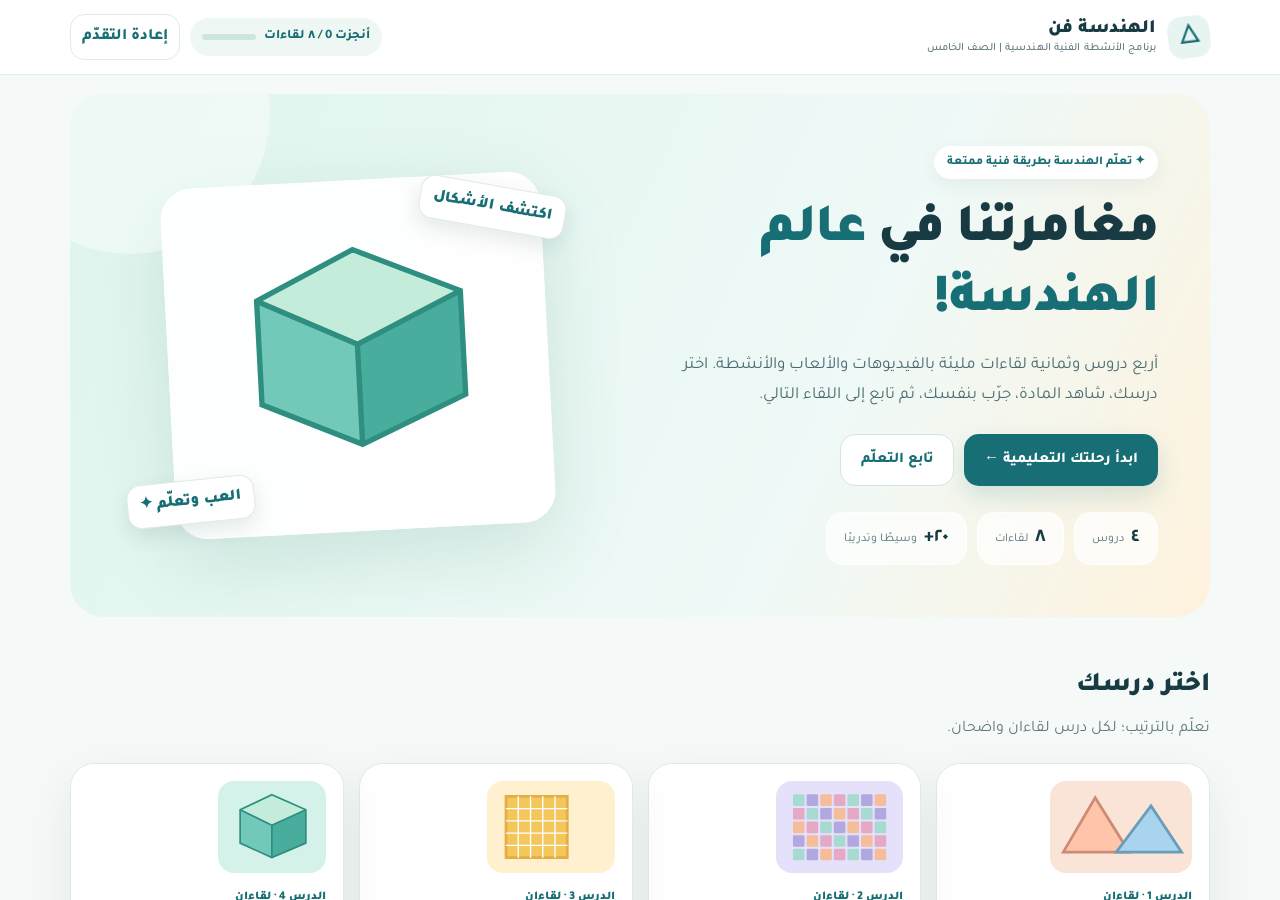
<file: index.html>
<!doctype html><html lang="ar" dir="rtl"><head><meta charset="utf-8"><meta name="viewport" content="width=device-width,initial-scale=1"><meta http-equiv="refresh" content="0;url=./geometry-art-grade5/"><title>برنامج الأنشطة الفنية الهندسية</title></head><body><p>الانتقال إلى <a href="./geometry-art-grade5/">برنامج الأنشطة الفنية الهندسية</a></p></body></html>
</file>
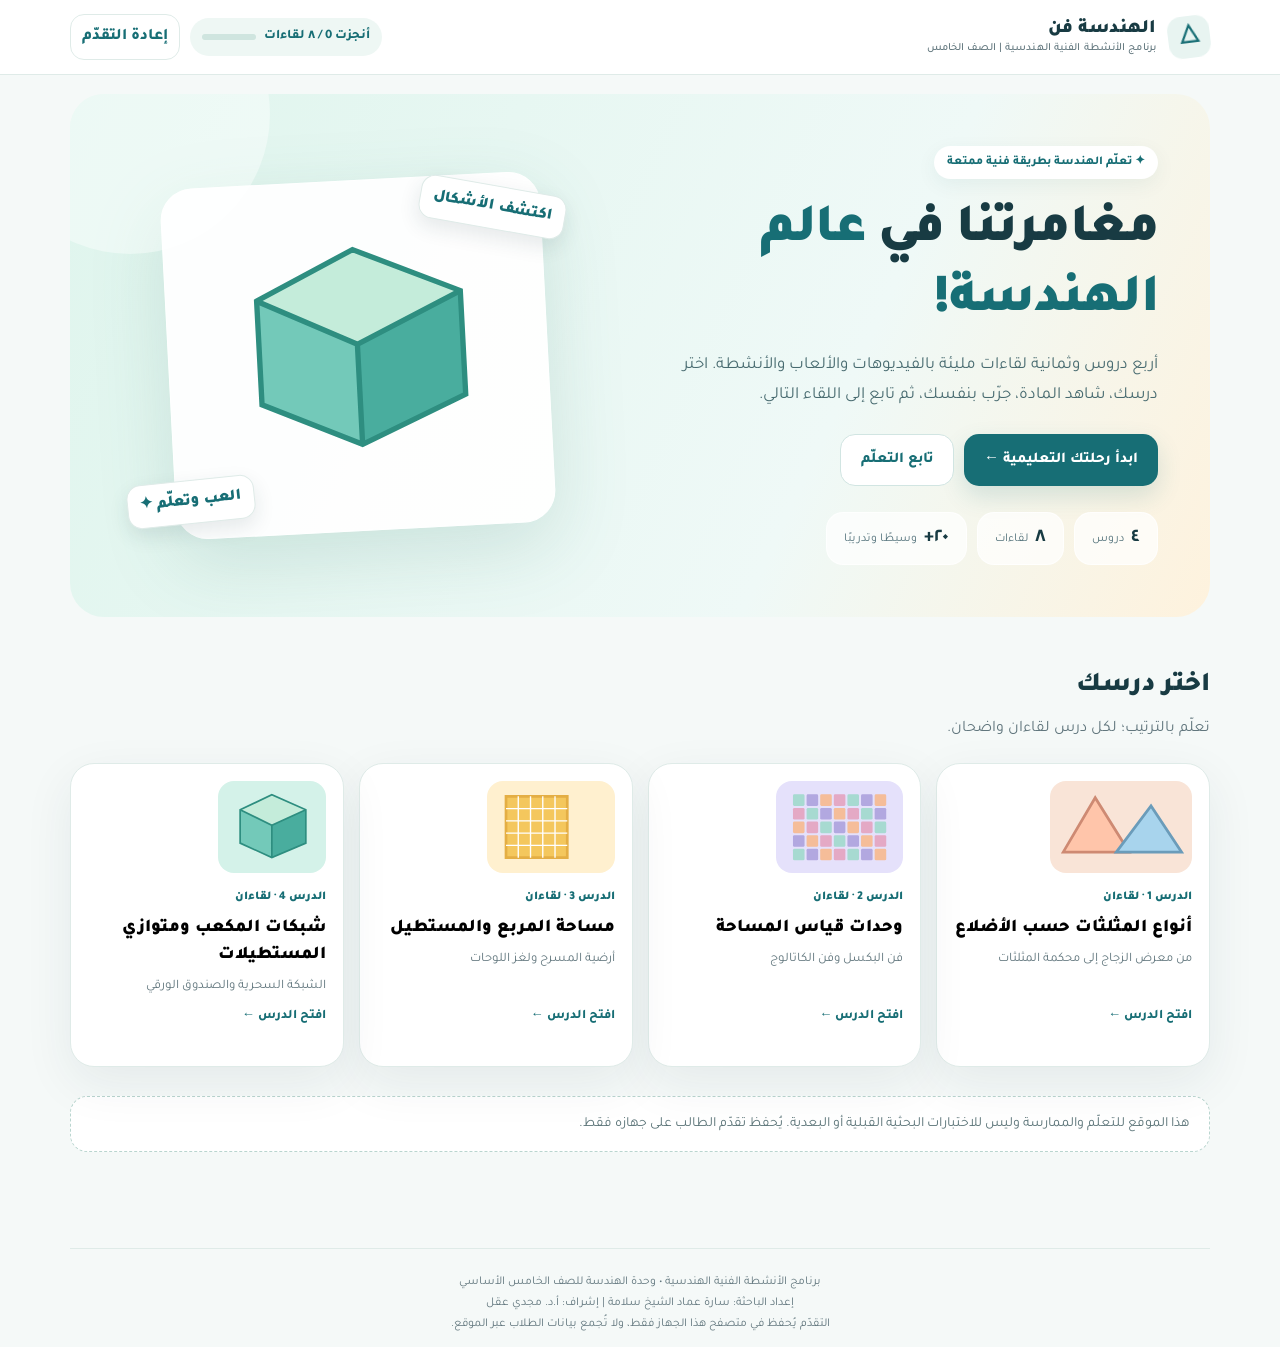
<file: geometry-art-grade5/index.html>
<!doctype html>
<html lang="ar" dir="rtl">
<head>
  <meta charset="utf-8">
  <meta name="viewport" content="width=device-width,initial-scale=1,viewport-fit=cover">
  <meta name="theme-color" content="#176e75">
  <meta name="description" content="برنامج الأنشطة الفنية الهندسية للصف الخامس الأساسي. أربعة دروس وثمانية لقاءات تضم فيديوهات وبطاقات وأنشطة تفاعلية في المثلثات والمساحة والمجسمات.">
  <title>الهندسة فن | برنامج الأنشطة الفنية الهندسية</title>
  <link rel="stylesheet" href="./style.css">
  <link rel="icon" href="data:image/svg+xml,%3Csvg xmlns='http://www.w3.org/2000/svg' viewBox='0 0 64 64'%3E%3Crect width='64' height='64' rx='16' fill='%23176e75'/%3E%3Cpath d='M11 48 32 11 53 48Z' fill='%23f7c887' stroke='white' stroke-width='3'/%3E%3C/svg%3E">
</head>
<body>
<header class="topbar">
  <div class="container topbar-inner">
    <button class="brand" type="button" aria-label="العودة إلى الرئيسية">
      <span class="brandmark">△</span>
      <span class="brand-text">الهندسة فن<small>برنامج الأنشطة الفنية الهندسية | الصف الخامس</small></span>
    </button>
    <div class="header-actions">
      <div class="progress-chip" id="topProgress" aria-live="polite">٠ / ٨ لقاءات</div>
      <button type="button" class="icon-button" id="resetProgress" title="مسح التقدم المحفوظ على هذا الجهاز">إعادة التقدّم</button>
    </div>
  </div>
</header>
<main class="container" id="app" aria-live="polite">
  <div class="panel"><h1>برنامج الأنشطة الفنية الهندسية</h1><p>يتم تجهيز صفحة الدروس...</p></div>
</main>
<footer class="footer container">
  <div>برنامج الأنشطة الفنية الهندسية • وحدة الهندسة للصف الخامس الأساسي</div>
  <div>إعداد الباحثة: سارة عماد الشيخ سلامة | إشراف: أ.د. مجدي عقل</div>
  <div>التقدّم يُحفظ في متصفح هذا الجهاز فقط، ولا تُجمع بيانات الطلاب عبر الموقع.</div>
</footer>
<script src="./app.js" defer></script>
</body>
</html>
</file>
<file: geometry-art-grade5/style.css>
@import url('https://fonts.googleapis.com/css2?family=Tajawal:wght@400;500;600;700;800;900&display=swap');
:root{--ink:#183b43;--muted:#61767d;--surface:#fff;--paper:#f5f9f8;--teal:#176e75;--teal2:#258c91;--gold:#f2b657;--pink:#ffddd2;--violet:#e9e2fa;--green:#daf3e6;--line:#dfebe8;--shade:0 16px 50px rgba(24,59,67,.075)}
*{box-sizing:border-box}html{scroll-behavior:smooth}body{margin:0;background:var(--paper);font:16px/1.75 Tajawal,Arial,sans-serif;color:var(--ink);direction:rtl}button,input,select{font:inherit}a{color:inherit}button{cursor:pointer}.hidden{display:none!important}.container{width:min(1140px,calc(100% - 32px));margin:auto}
.topbar{position:sticky;top:0;z-index:50;background:rgba(255,255,255,.94);backdrop-filter:blur(14px);box-shadow:0 1px 0 var(--line)}
.topbar-inner{min-height:74px;display:flex;align-items:center;gap:15px;justify-content:space-between}
.brand{display:flex;align-items:center;gap:12px;cursor:pointer;border:0;background:none;text-align:right;color:var(--ink);padding:0}
.brandmark{width:42px;height:42px;background:#e8f4f1;border-radius:14px;display:grid;place-items:center;color:var(--teal);font-size:24px;font-weight:900;transform:rotate(-7deg)}
.brand-text{font-weight:900;font-size:19px;line-height:1.3}.brand-text small{display:block;font-weight:500;font-size:11px;letter-spacing:.1px;color:var(--muted)}
.header-actions{display:flex;align-items:center;gap:10px}.progress-chip{display:flex;align-items:center;gap:8px;font-size:13px;background:#eef7f4;color:var(--teal);padding:8px 12px;border-radius:999px;font-weight:800}.mini-progress{height:6px;width:54px;background:#cfe5df;border-radius:50px;overflow:hidden}.mini-progress span{display:block;background:#238a76;height:100%;width:0%;transition:width .3s}
.icon-button{border:1px solid var(--line);border-radius:14px;background:#fff;padding:8px 11px;color:var(--teal);font-weight:800}
main{padding:20px 0 56px}.hero{display:grid;grid-template-columns:1fr .9fr;gap:38px;align-items:center;background:linear-gradient(115deg,#dff5ed 0%,#eff9f7 66%,#fef2dd 100%);border-radius:34px;padding:52px;position:relative;overflow:hidden;min-height:405px}
.hero:after{content:'';position:absolute;width:280px;height:280px;left:-80px;top:-120px;border-radius:50%;background:#fff6;pointer-events:none}.eyebrow{display:inline-flex;align-items:center;gap:8px;border-radius:100px;background:#fff;color:var(--teal);padding:6px 13px;font-size:12px;font-weight:800;box-shadow:0 6px 20px #124b4d10}.hero h1{font-size:clamp(30px,4.4vw,54px);line-height:1.3;margin:18px 0 14px;font-weight:900;letter-spacing:-1.5px}.hero h1 em{color:var(--teal);font-style:normal}.hero p{font-size:17px;max-width:540px;color:#486b70;margin:0 0 23px}.hero-actions{display:flex;gap:10px;flex-wrap:wrap}
.btn{display:inline-flex;align-items:center;justify-content:center;gap:8px;border:0;border-radius:15px;padding:12px 20px;font-size:15px;font-weight:800;text-decoration:none;transition:transform .2s,box-shadow .2s}.btn:hover{transform:translateY(-2px)}.btn:focus-visible,.course-card:focus-visible,.session-card:focus-visible,.choice:focus-visible{outline:3px solid var(--gold);outline-offset:3px}
.btn-primary{background:var(--teal);color:white;box-shadow:0 10px 24px #176e7529}.btn-light{background:white;color:var(--teal);border:1px solid #d1e5e2}.btn-warning{background:#f9c775;color:#5b401b}.btn-secondary{background:#e9f4f2;color:var(--teal)}.btn:disabled{opacity:.5;cursor:not-allowed;transform:none}
.hero-art{display:grid;place-items:center;position:relative;min-height:290px}.artboard{width:min(380px,100%);aspect-ratio:1.12;background:#fffffff0;border:1px solid white;border-radius:32px;padding:28px;box-shadow:0 24px 75px #3d87722c;transform:rotate(-3deg);position:relative}.artboard svg{width:100%;height:100%}
.sticker{position:absolute;background:white;border:1px solid var(--line);border-radius:14px;box-shadow:0 8px 20px #183b431b;padding:7px 12px;font-weight:900;color:var(--teal)}.sticker.one{top:5px;right:6%;transform:rotate(10deg)}.sticker.two{bottom:7px;left:1%;transform:rotate(-6deg)}
.stats{display:flex;gap:10px;flex-wrap:wrap;margin-top:26px}.stat{background:#ffffffb5;border:1px solid #ffffffbb;border-radius:17px;padding:8px 17px;display:flex;align-items:baseline;gap:7px}.stat b{font-size:20px}.stat span{font-size:12px;color:#53727b}
.section-heading{display:flex;align-items:flex-end;justify-content:space-between;gap:10px;margin:46px 0 20px}.section-heading h2{margin:0;font-size:27px;font-weight:900}.section-heading p{margin:5px 0 0;color:var(--muted)}.course-grid{display:grid;grid-template-columns:repeat(4,minmax(0,1fr));gap:15px}.course-card{position:relative;text-align:right;background:white;border:1px solid var(--line);border-radius:24px;padding:17px;box-shadow:var(--shade);display:flex;flex-direction:column;gap:7px;transition:.25s;min-height:250px}.course-card:hover{transform:translateY(-4px);box-shadow:0 18px 50px #183b431c}.course-card .visual{height:92px;border-radius:16px;background:var(--visual);display:grid;place-items:center;margin-bottom:7px;overflow:hidden}.visual svg{height:78px;max-width:96%}.course-card .number{color:var(--teal);font-size:12px;font-weight:900}.course-card h3{font-size:18px;line-height:1.5;margin:0;font-weight:900}.course-card p{margin:0;color:var(--muted);font-size:13px}.course-card .chevron{margin-top:auto;color:var(--teal);font-weight:800;font-size:13px}.course-card .card-progress{height:5px;border-radius:10px;background:#eef3f1;margin-top:8px;overflow:hidden}.card-progress span{display:block;height:100%;background:var(--teal2);width:0%}
.note{margin-top:29px;background:white;border:1px dashed #b9d5cf;border-radius:17px;padding:15px 19px;color:#5a7377;font-size:14px}.footer{text-align:center;border-top:1px solid var(--line);margin-top:40px;padding:23px 10px 12px;color:var(--muted);font-size:12px}
.breadcrumb{display:flex;align-items:center;gap:9px;flex-wrap:wrap;color:#6a8387;font-size:13px;margin:12px 0 19px}.breadcrumb button{border:0;background:transparent;color:var(--teal);font-weight:800;padding:3px}
.lesson-hero{display:grid;grid-template-columns:1fr 250px;align-items:center;gap:22px;background:white;border:1px solid var(--line);border-radius:30px;padding:30px;box-shadow:var(--shade)}.lesson-icon{min-height:180px;border-radius:23px;display:grid;place-items:center;background:var(--visual)}.lesson-icon svg{width:180px;max-height:165px}.lesson-hero h1{font-size:clamp(26px,3.5vw,39px);line-height:1.35;margin:10px 0;font-weight:900}.lesson-hero p{color:var(--muted);margin:0 0 12px}.pill{display:inline-flex;border-radius:50px;padding:5px 13px;background:#ebf4f2;color:var(--teal);font-size:12px;font-weight:900}.session-grid{display:grid;grid-template-columns:repeat(2,minmax(0,1fr));gap:18px;margin:24px 0}.session-card{display:block;text-align:right;background:#fff;border:1px solid var(--line);border-radius:24px;padding:25px;box-shadow:var(--shade);cursor:pointer}.session-card .step-label{font-weight:900;font-size:12px;color:var(--teal)}.session-card h2{font-weight:900;font-size:21px;margin:10px 0}.session-card p{color:var(--muted);font-size:14px;margin:0 0 15px}.session-card .state{display:inline-block;font-weight:900;font-size:12px;color:var(--teal);background:#ecf7f2;padding:5px 10px;border-radius:8px}.done{color:#15755f!important;background:#dff5e6!important}
.session-banner{padding:28px 31px;border-radius:27px;background:linear-gradient(105deg,var(--visual),#fff);border:1px solid #ffffff;font-size:14px}.session-banner h1{font-size:clamp(25px,3.2vw,37px);margin:9px 0 6px;font-weight:900}.session-banner p{color:#52717a;max-width:730px;margin:0}.session-number{font-weight:900;color:var(--teal)}.step-progress{display:flex;gap:9px;margin:17px 0 20px;flex-wrap:wrap}.step-progress span{font-size:12px;font-weight:800;background:#fff;border:1px solid var(--line);border-radius:40px;padding:8px 14px;color:#53747c}
.session-layout{display:grid;grid-template-columns:minmax(0,1.45fr) minmax(260px,.8fr);gap:20px;align-items:start}.panel{background:#fff;border:1px solid var(--line);border-radius:22px;padding:24px;box-shadow:var(--shade);margin-bottom:18px}.panel h2{font-size:21px;font-weight:900;margin:0 0 9px}.panel h3{font-size:16px;font-weight:900;margin:0 0 12px}.panel p{color:#60767a;margin:0 0 11px}.panel ul{margin:0;padding-right:20px}.panel li{margin:7px 0}.panel .activity-prompt{background:#f1f8f6;padding:12px 14px;border-radius:12px;color:#3c6067;font-weight:700}
.media-list{display:grid;gap:9px}.media-link{display:flex;align-items:center;justify-content:space-between;gap:10px;border:1px solid var(--line);border-radius:14px;padding:12px 13px;background:#f8fbfa;text-decoration:none;transition:.2s}.media-link:hover{border-color:#8dc3b8;background:#eff8f6}.media-label{font-weight:800;font-size:14px}.media-type{color:#16797b;font-size:12px;font-weight:900}.empty-media{font-size:13px;color:var(--muted);background:#f7f9f9;padding:14px;border-radius:13px}
.chips{display:flex;flex-wrap:wrap;gap:7px}.chips span{font-size:12px;background:#eef6f2;color:#537471;padding:5px 10px;border-radius:8px;font-weight:800}
.activity-card{border:1px solid #dbe8e5;border-radius:18px;padding:18px;background:#fcfefd;margin-top:15px}.activity-card h3{margin:0 0 8px}.activity-card p{font-size:14px}
.question{border-top:1px dashed #d9e6e3;padding:13px 0}.question:first-of-type{border-top:0}.question strong{display:block;font-size:15px;margin-bottom:8px}.choices{display:flex;flex-wrap:wrap;gap:8px}.choice{background:white;border:1px solid #ccdcd8;border-radius:11px;padding:7px 13px;color:#355b63;font-weight:800;font-size:13px}.choice.selected{background:var(--teal);border-color:var(--teal);color:white}.feedback{border-radius:12px;background:#e9f6f1;color:#205e56;padding:11px 14px;margin-top:12px;font-size:13px;font-weight:800;display:none}.feedback.visible{display:block}.feedback.warning{background:#fff1df;color:#8d5a22}.answer-input{width:150px;border:1px solid #cedfda;border-radius:11px;padding:9px 12px;font-weight:800;color:var(--ink);background:#fff}.answer-input:focus{outline:2px solid var(--teal)}.inline-actions{display:flex;gap:9px;flex-wrap:wrap;margin-top:14px}
.tile-grid{display:grid;grid-template-columns:repeat(8,27px);gap:3px;justify-content:center;max-width:100%;direction:ltr}.tile{width:27px;height:27px;background:#fff;border:1px solid #cbded9;border-radius:4px;padding:0}.tile.active{background:#4cb7a7;border-color:#329b90}.tile:hover{outline:2px solid #edbb6c}.tile-note{text-align:center;margin-top:10px;font-weight:800;color:var(--teal)}
.square-grid{display:grid;gap:2px;justify-content:center;direction:ltr;margin:18px auto}.square-grid i{display:block;width:23px;height:23px;border:1px solid #a5d6ce;background:#79c8be;border-radius:3px}.range-wrap{display:flex;align-items:center;gap:14px;flex-wrap:wrap}.range-wrap input{accent-color:var(--teal);width:190px}
.paintings{display:flex;align-items:flex-end;gap:12px;flex-wrap:wrap;margin:18px 0}.painting{flex:1;min-width:100px;max-width:190px;text-align:center}.painting .canvas{background:linear-gradient(145deg,#bbd5ee,#ffdfca);border:7px solid #d8aa70;box-shadow:0 8px 15px #284e5930;margin:auto;max-width:100%;border-radius:2px}.painting small{display:block;font-size:13px;font-weight:900;margin-top:9px}.painting input{width:100%;margin-top:8px}
.net-grid{display:grid;grid-template-columns:repeat(4,33px);grid-template-rows:repeat(4,33px);gap:3px;direction:ltr;justify-content:center;margin:14px}.net-grid span{border:1px solid #7db2b0;background:#a4dfd5;border-radius:3px}.nets{display:grid;grid-template-columns:repeat(2,1fr);gap:14px}.net-option{padding:13px;border:1px solid #dce8e5;border-radius:15px;text-align:center;background:#fff;cursor:pointer;color:var(--ink);font-weight:900}.net-option.selected{border-color:var(--teal);outline:2px solid #b5ddd4}.net-option .net-grid{margin:12px auto 7px}
.face-diagram{display:grid;grid-template-columns:repeat(4,minmax(0,1fr));gap:7px;margin-top:10px;max-width:500px}.face-diagram div{border:1px solid #8ebcb3;background:#d5eee6;border-radius:8px;padding:13px 3px;text-align:center;font-size:12px;font-weight:800}.face-diagram div:nth-child(2n){background:#f8e6c7;border-color:#ebcf95}.safety{font-size:12px;color:#7c6861;background:#fef4e8;padding:9px 12px;border-radius:10px;margin-top:10px}
.student-summary{background:linear-gradient(125deg,#effaf5,#fef9e8);border:1px solid #d9ebdf;border-radius:24px;padding:24px;margin:19px 0}.student-summary h2{margin:0 0 6px;font-size:20px}.session-nav{display:flex;gap:10px;justify-content:space-between;flex-wrap:wrap;margin-top:18px}.side-panel{position:sticky;top:94px}.side-panel .panel{box-shadow:none}.check-list{display:grid;gap:10px;margin-top:10px}.check-list div{border-right:3px solid #a4d9c8;padding-right:10px;font-size:14px;color:#486d72}
.video-modal{position:fixed;inset:0;background:#0a242acc;z-index:100;display:grid;place-items:center;padding:16px}.modal-content{background:#fff;border-radius:22px;padding:17px;width:min(920px,100%);box-shadow:0 35px 100px #122a3055}.modal-head{display:flex;justify-content:space-between;align-items:center;gap:15px;padding:0 4px 12px}.modal-head h2{font-size:18px;margin:0}.video-modal iframe{border:0;background:#e9f1ef;border-radius:14px;width:100%;aspect-ratio:16/9;display:block}.modal-note{display:flex;justify-content:space-between;gap:10px;align-items:center;flex-wrap:wrap;margin:12px 2px 0;font-size:12px;color:#5b7177}.modal-note a{color:var(--teal);font-weight:900}
.toast{position:fixed;bottom:22px;left:22px;z-index:110;color:white;background:#1f6261;border-radius:14px;padding:10px 18px;box-shadow:0 12px 35px #0003;font-weight:800;font-size:14px;max-width:90%}
@media(max-width:980px){.course-grid{grid-template-columns:repeat(2,minmax(0,1fr))}.session-layout{grid-template-columns:minmax(0,1fr)}.side-panel{position:static;display:grid;grid-template-columns:repeat(2,1fr);gap:12px}.side-panel .panel{margin-bottom:0}.hero{gap:18px;padding:35px}.hero-art{min-height:210px}}
@media(max-width:650px){.container{width:min(100% - 24px,1140px)}.topbar-inner{min-height:64px}.brand-text{font-size:15px}.brand-text small{font-size:10px}.progress-chip{font-size:11px;padding:7px 8px}.progress-chip .mini-progress{display:none}.icon-button{font-size:12px;padding:7px}.hero{grid-template-columns:1fr;padding:28px 22px;border-radius:23px}.hero h1{font-size:33px}.hero p{font-size:15px}.hero-art{order:-1;min-height:160px}.artboard{max-width:240px;aspect-ratio:1.6;padding:15px;border-radius:18px}.sticker{font-size:11px}.stats{margin-top:15px}.stat{padding:6px 9px}.stat b{font-size:16px}.course-grid{grid-template-columns:1fr 1fr;gap:9px}.course-card{padding:12px;min-height:220px;border-radius:17px}.course-card .visual{height:72px}.course-card h3{font-size:15px}.course-card p{font-size:12px}.course-card .number{font-size:11px}.section-heading h2{font-size:23px}.lesson-hero{grid-template-columns:1fr;padding:22px}.lesson-icon{min-height:124px;order:-1}.lesson-icon svg{max-height:105px}.session-grid{grid-template-columns:1fr;gap:10px}.session-card{padding:19px}.session-banner{padding:20px 17px}.panel{padding:18px;border-radius:17px}.side-panel{grid-template-columns:1fr}.nets{gap:8px}.net-grid{grid-template-columns:repeat(4,27px);grid-template-rows:repeat(4,27px)}.painting{min-width:75px}.painting .canvas{border-width:5px}.student-summary{padding:19px}.btn{padding:10px 14px;font-size:13px}.step-progress{gap:5px}.step-progress span{font-size:11px;padding:6px 9px}.tile-grid{grid-template-columns:repeat(8,25px)}.tile{width:25px;height:25px}}
@media(prefers-reduced-motion:reduce){html{scroll-behavior:auto}*,*:before,*:after{transition:none!important;animation:none!important}}
</file>
